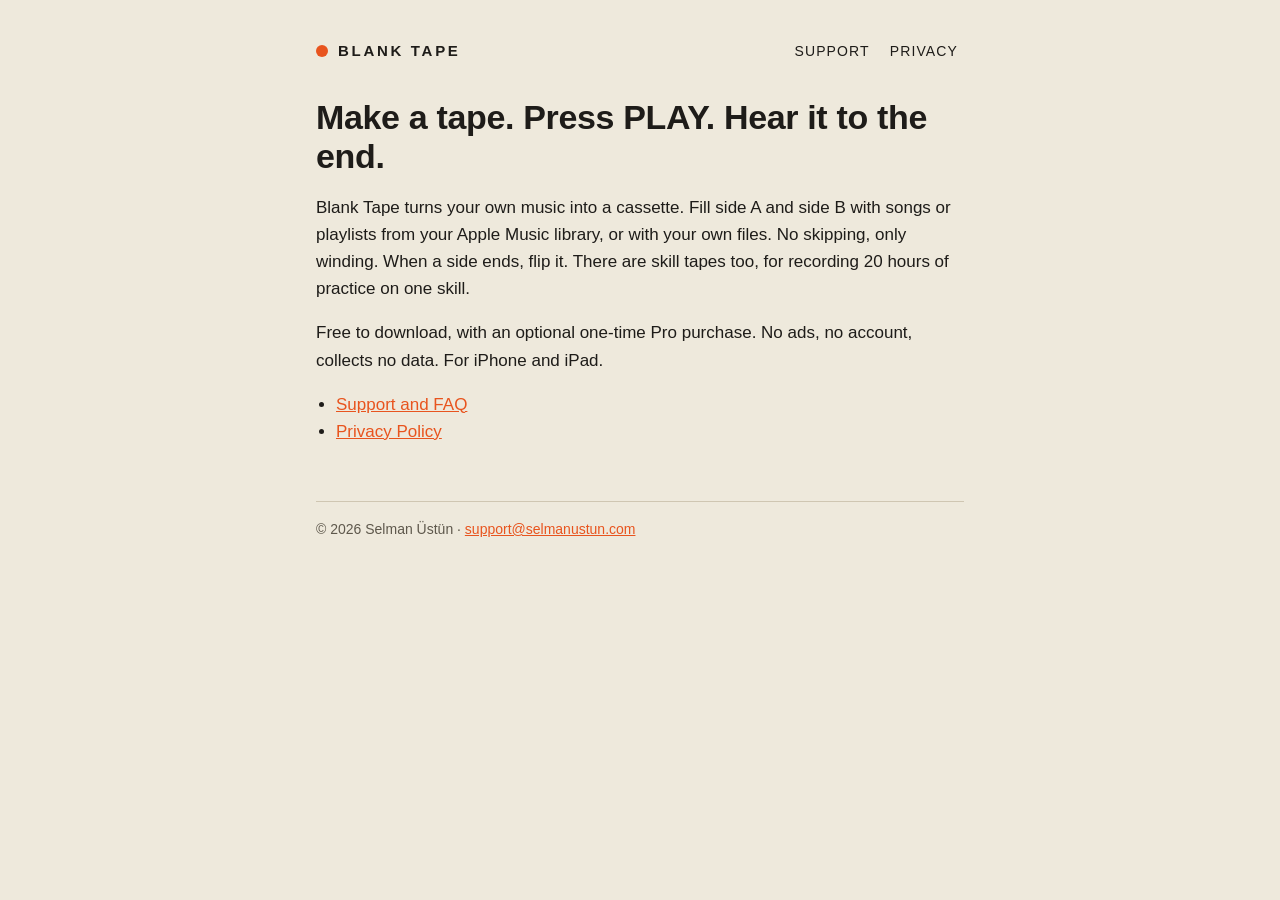
<file: index.html>
<!DOCTYPE html>
<html lang="en">
<head>
<meta charset="utf-8">
<meta name="viewport" content="width=device-width, initial-scale=1">
<title>Blank Tape</title>
<meta name="description" content="Blank Tape: a focus cassette for your own music. One side, one work session. No skipping.">
<link rel="stylesheet" href="style.css">
</head>
<body>
<div class="wrap">
<header class="top">
  <a class="brand" href="./">Blank Tape</a>
  <nav class="pages" aria-label="Pages"><a href="support">Support</a><a href="privacy">Privacy</a></nav>
</header>
<main>
<section>
<h1>Make a tape. Press PLAY. Hear it to the end.</h1>
<p>Blank Tape turns your own music into a cassette. Fill side A and side B with songs or playlists from your Apple Music library, or with your own files. No skipping, only winding. When a side ends, flip it. There are skill tapes too, for recording 20 hours of practice on one skill.</p>
<p>Free to download, with an optional one-time Pro purchase. No ads, no account, collects no data. For iPhone and iPad.</p>
<ul>
<li><a href="support">Support and FAQ</a></li>
<li><a href="privacy">Privacy Policy</a></li>
</ul>
</section>
</main>
<footer>© 2026 Selman Üstün · <a href="mailto:support@selmanustun.com">support@selmanustun.com</a></footer>
</div>
</body>
</html>
</file>
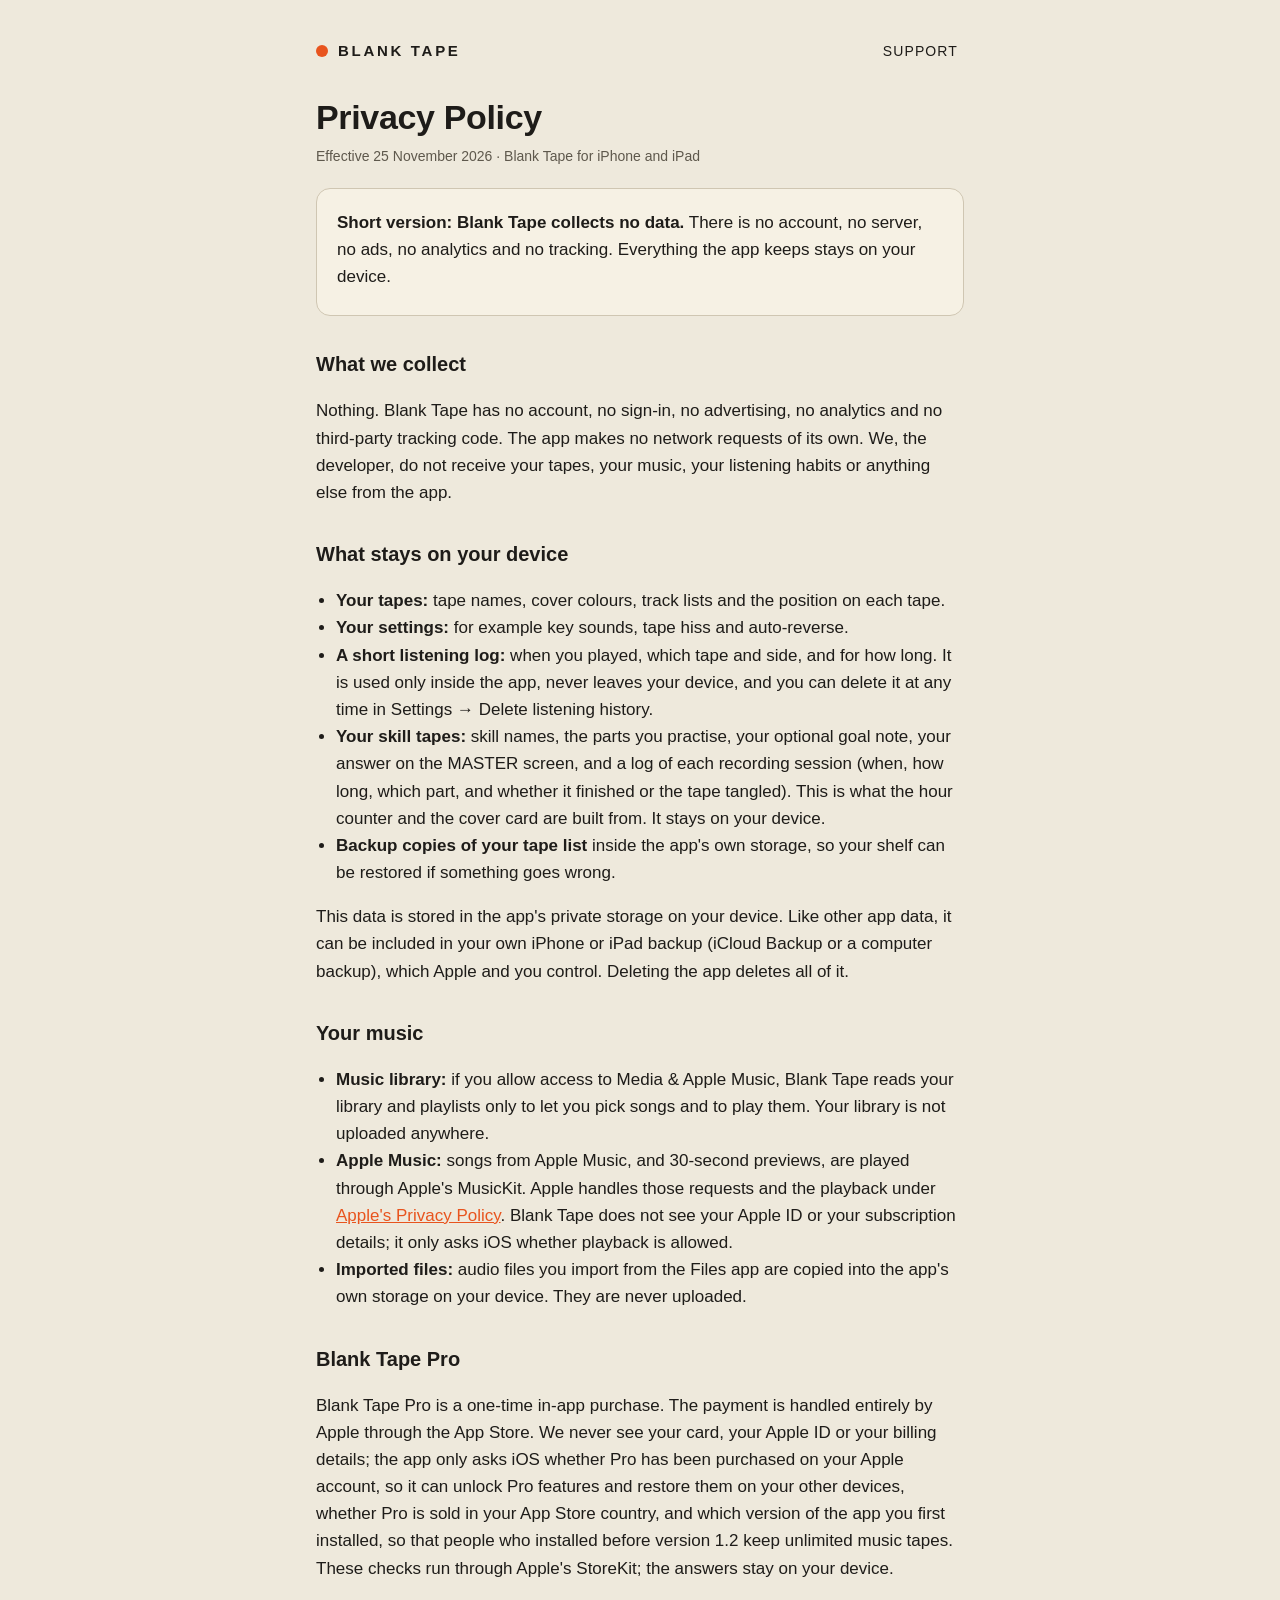
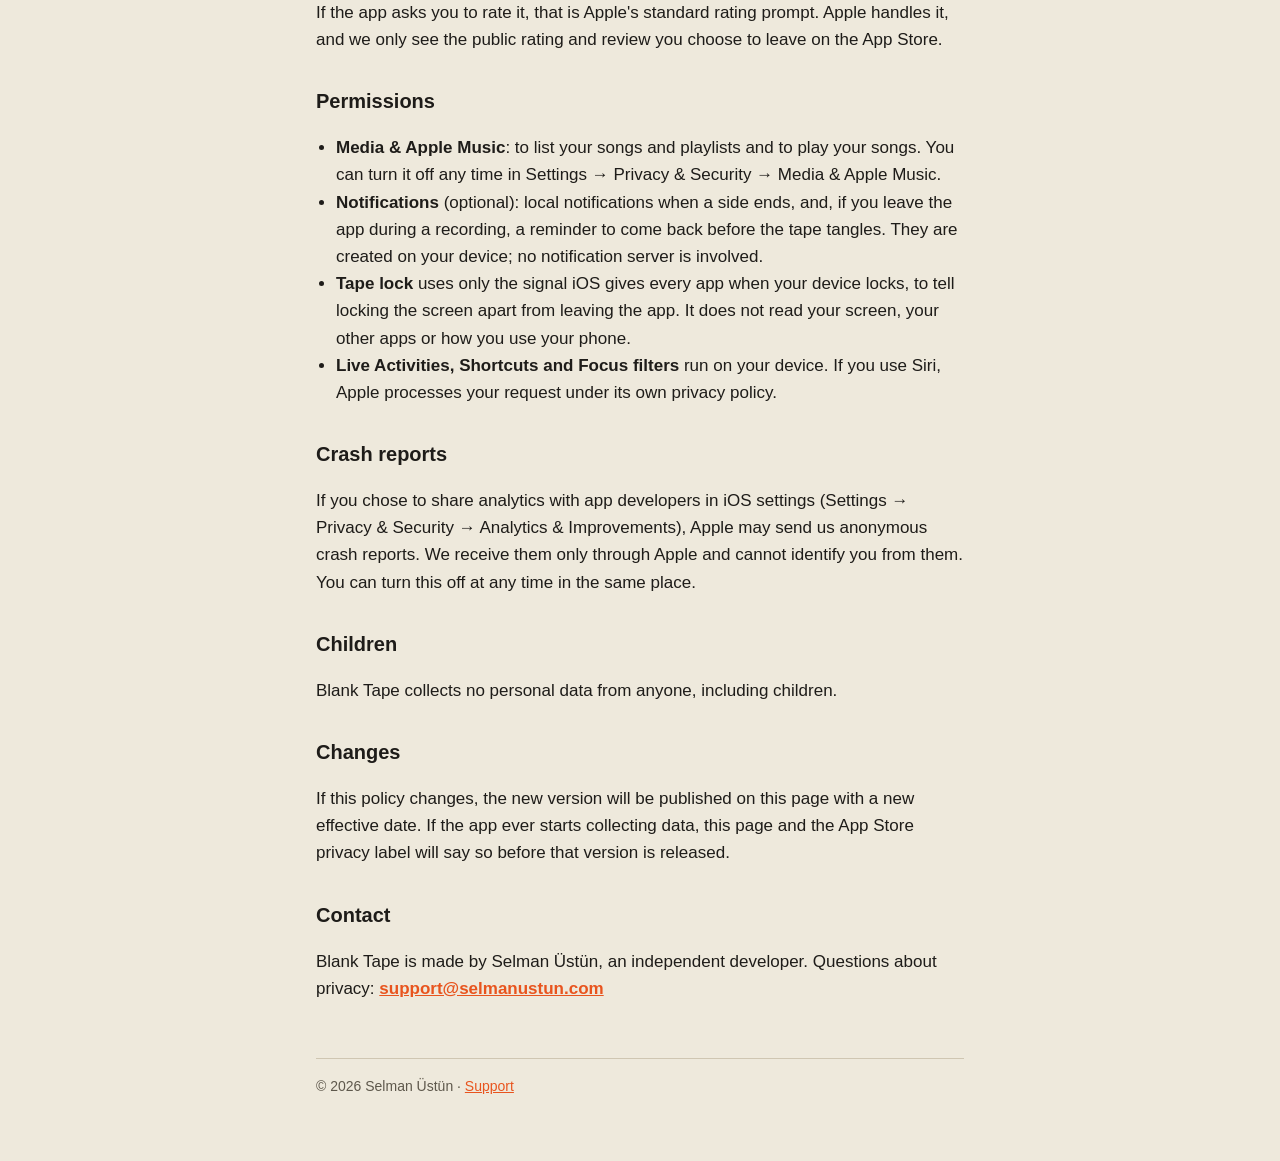
<file: privacy.html>
<!DOCTYPE html>
<html lang="en">
<head>
<meta charset="utf-8">
<meta name="viewport" content="width=device-width, initial-scale=1">
<title>Blank Tape – Privacy Policy</title>
<meta name="description" content="Blank Tape collects no data. No account, no ads, no analytics, no tracking.">
<link rel="stylesheet" href="style.css">
</head>
<body>
<div class="wrap">
<header class="top">
  <a class="brand" href="./">Blank Tape</a>
  <nav class="pages" aria-label="Pages"><a href="support">Support</a></nav>
</header>

<main>
<section id="en">
<h1>Privacy Policy</h1>
<p class="meta">Effective 25 November 2026 · Blank Tape for iPhone and iPad</p>

<div class="card">
<p><strong>Short version: Blank Tape collects no data.</strong> There is no account, no server, no ads, no analytics and no tracking. Everything the app keeps stays on your device.</p>
</div>

<h2>What we collect</h2>
<p>Nothing. Blank Tape has no account, no sign-in, no advertising, no analytics and no third-party tracking code. The app makes no network requests of its own. We, the developer, do not receive your tapes, your music, your listening habits or anything else from the app.</p>

<h2>What stays on your device</h2>
<ul>
<li><strong>Your tapes:</strong> tape names, cover colours, track lists and the position on each tape.</li>
<li><strong>Your settings:</strong> for example key sounds, tape hiss and auto-reverse.</li>
<li><strong>A short listening log:</strong> when you played, which tape and side, and for how long. It is used only inside the app, never leaves your device, and you can delete it at any time in Settings → Delete listening history.</li>
<li><strong>Your skill tapes:</strong> skill names, the parts you practise, your optional goal note, your answer on the MASTER screen, and a log of each recording session (when, how long, which part, and whether it finished or the tape tangled). This is what the hour counter and the cover card are built from. It stays on your device.</li>
<li><strong>Backup copies of your tape list</strong> inside the app's own storage, so your shelf can be restored if something goes wrong.</li>
</ul>
<p>This data is stored in the app's private storage on your device. Like other app data, it can be included in your own iPhone or iPad backup (iCloud Backup or a computer backup), which Apple and you control. Deleting the app deletes all of it.</p>

<h2>Your music</h2>
<ul>
<li><strong>Music library:</strong> if you allow access to Media &amp; Apple Music, Blank Tape reads your library and playlists only to let you pick songs and to play them. Your library is not uploaded anywhere.</li>
<li><strong>Apple Music:</strong> songs from Apple Music, and 30-second previews, are played through Apple's MusicKit. Apple handles those requests and the playback under <a href="https://www.apple.com/legal/privacy/">Apple's Privacy Policy</a>. Blank Tape does not see your Apple ID or your subscription details; it only asks iOS whether playback is allowed.</li>
<li><strong>Imported files:</strong> audio files you import from the Files app are copied into the app's own storage on your device. They are never uploaded.</li>
</ul>

<h2>Blank Tape Pro</h2>
<p>Blank Tape Pro is a one-time in-app purchase. The payment is handled entirely by Apple through the App Store. We never see your card, your Apple ID or your billing details; the app only asks iOS whether Pro has been purchased on your Apple account, so it can unlock Pro features and restore them on your other devices, whether Pro is sold in your App Store country, and which version of the app you first installed, so that people who installed before version 1.2 keep unlimited music tapes. These checks run through Apple's StoreKit; the answers stay on your device.</p>
<p>If the app asks you to rate it, that is Apple's standard rating prompt. Apple handles it, and we only see the public rating and review you choose to leave on the App Store.</p>

<h2>Permissions</h2>
<ul>
<li><strong>Media &amp; Apple Music</strong>: to list your songs and playlists and to play your songs. You can turn it off any time in Settings → Privacy &amp; Security → Media &amp; Apple Music.</li>
<li><strong>Notifications</strong> (optional): local notifications when a side ends, and, if you leave the app during a recording, a reminder to come back before the tape tangles. They are created on your device; no notification server is involved.</li>
<li><strong>Tape lock</strong> uses only the signal iOS gives every app when your device locks, to tell locking the screen apart from leaving the app. It does not read your screen, your other apps or how you use your phone.</li>
<li><strong>Live Activities, Shortcuts and Focus filters</strong> run on your device. If you use Siri, Apple processes your request under its own privacy policy.</li>
</ul>

<h2>Crash reports</h2>
<p>If you chose to share analytics with app developers in iOS settings (Settings → Privacy &amp; Security → Analytics &amp; Improvements), Apple may send us anonymous crash reports. We receive them only through Apple and cannot identify you from them. You can turn this off at any time in the same place.</p>

<h2>Children</h2>
<p>Blank Tape collects no personal data from anyone, including children.</p>

<h2>Changes</h2>
<p>If this policy changes, the new version will be published on this page with a new effective date. If the app ever starts collecting data, this page and the App Store privacy label will say so before that version is released.</p>

<h2>Contact</h2>
<p>Blank Tape is made by Selman Üstün, an independent developer. Questions about privacy: <a class="mail" href="mailto:support@selmanustun.com">support@selmanustun.com</a></p>
</section>

</main>

<footer>© 2026 Selman Üstün · <a href="support">Support</a></footer>
</div>
</body>
</html>
</file>
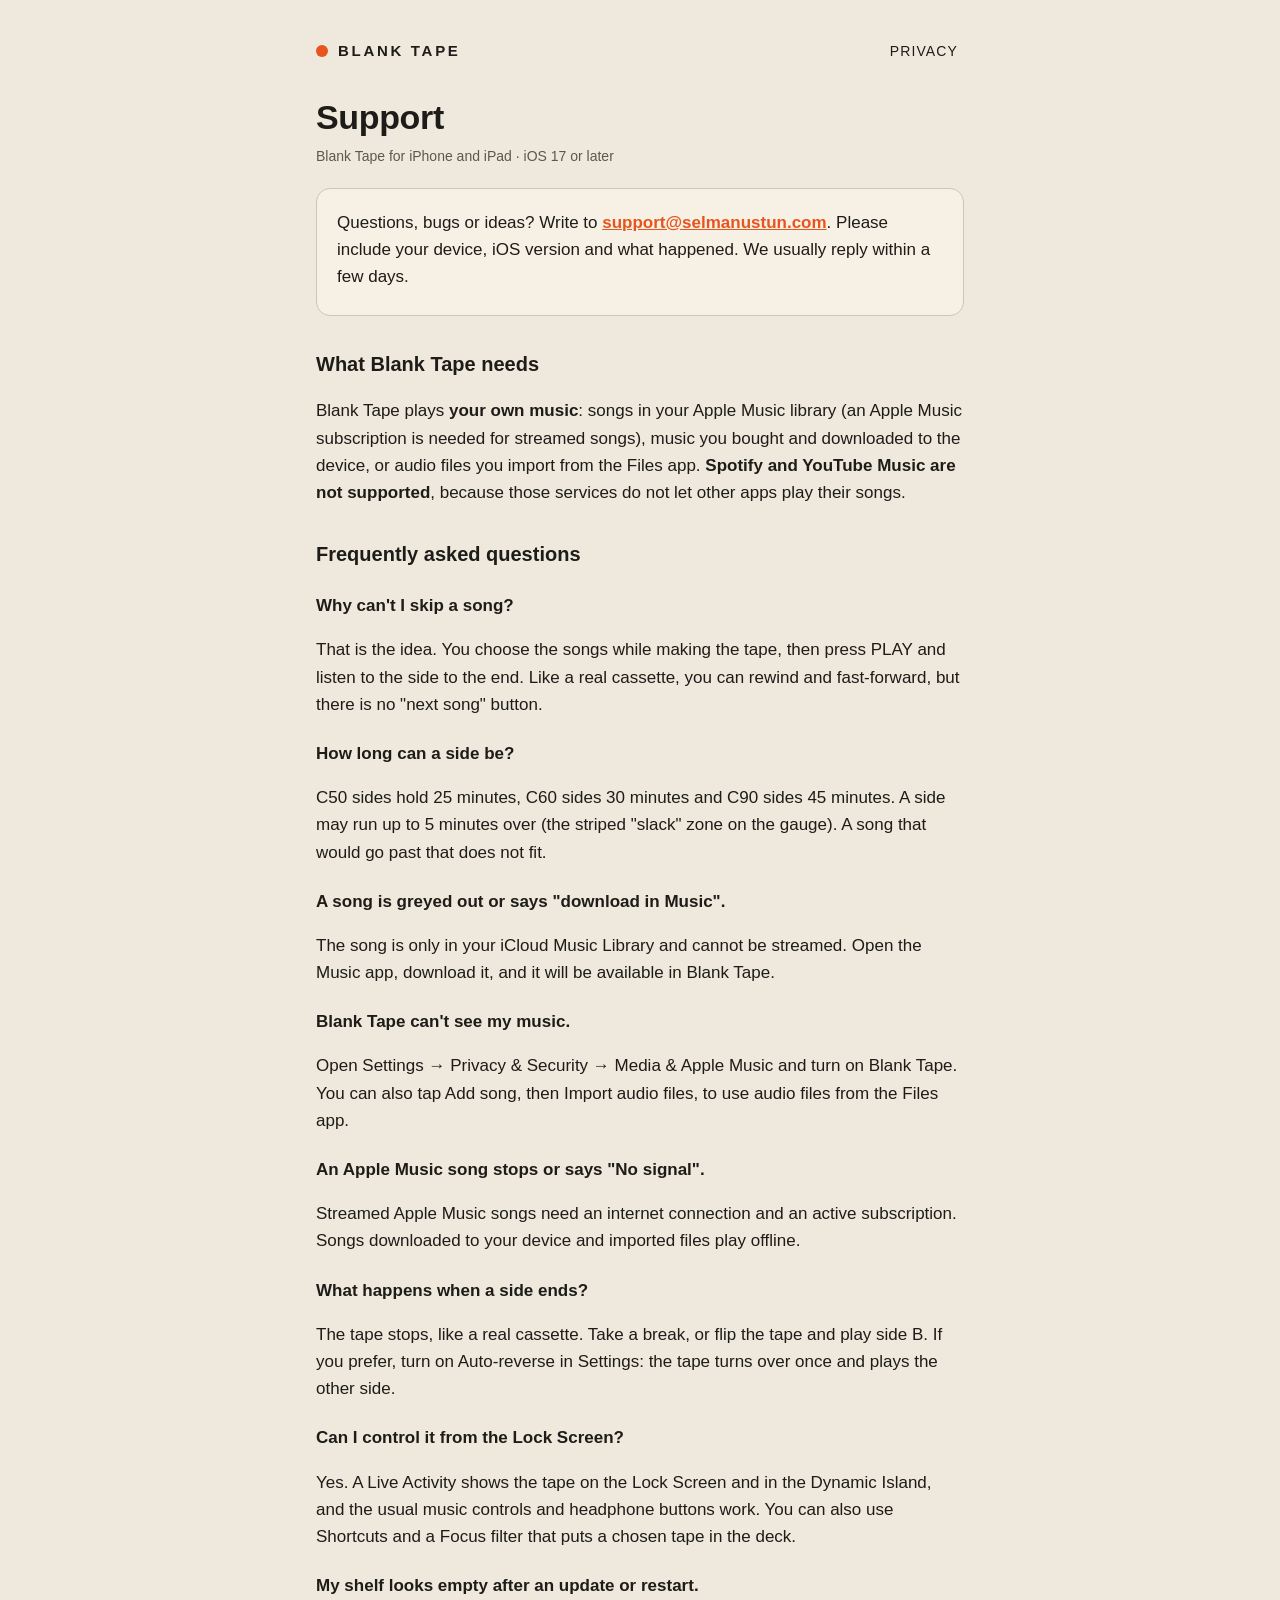
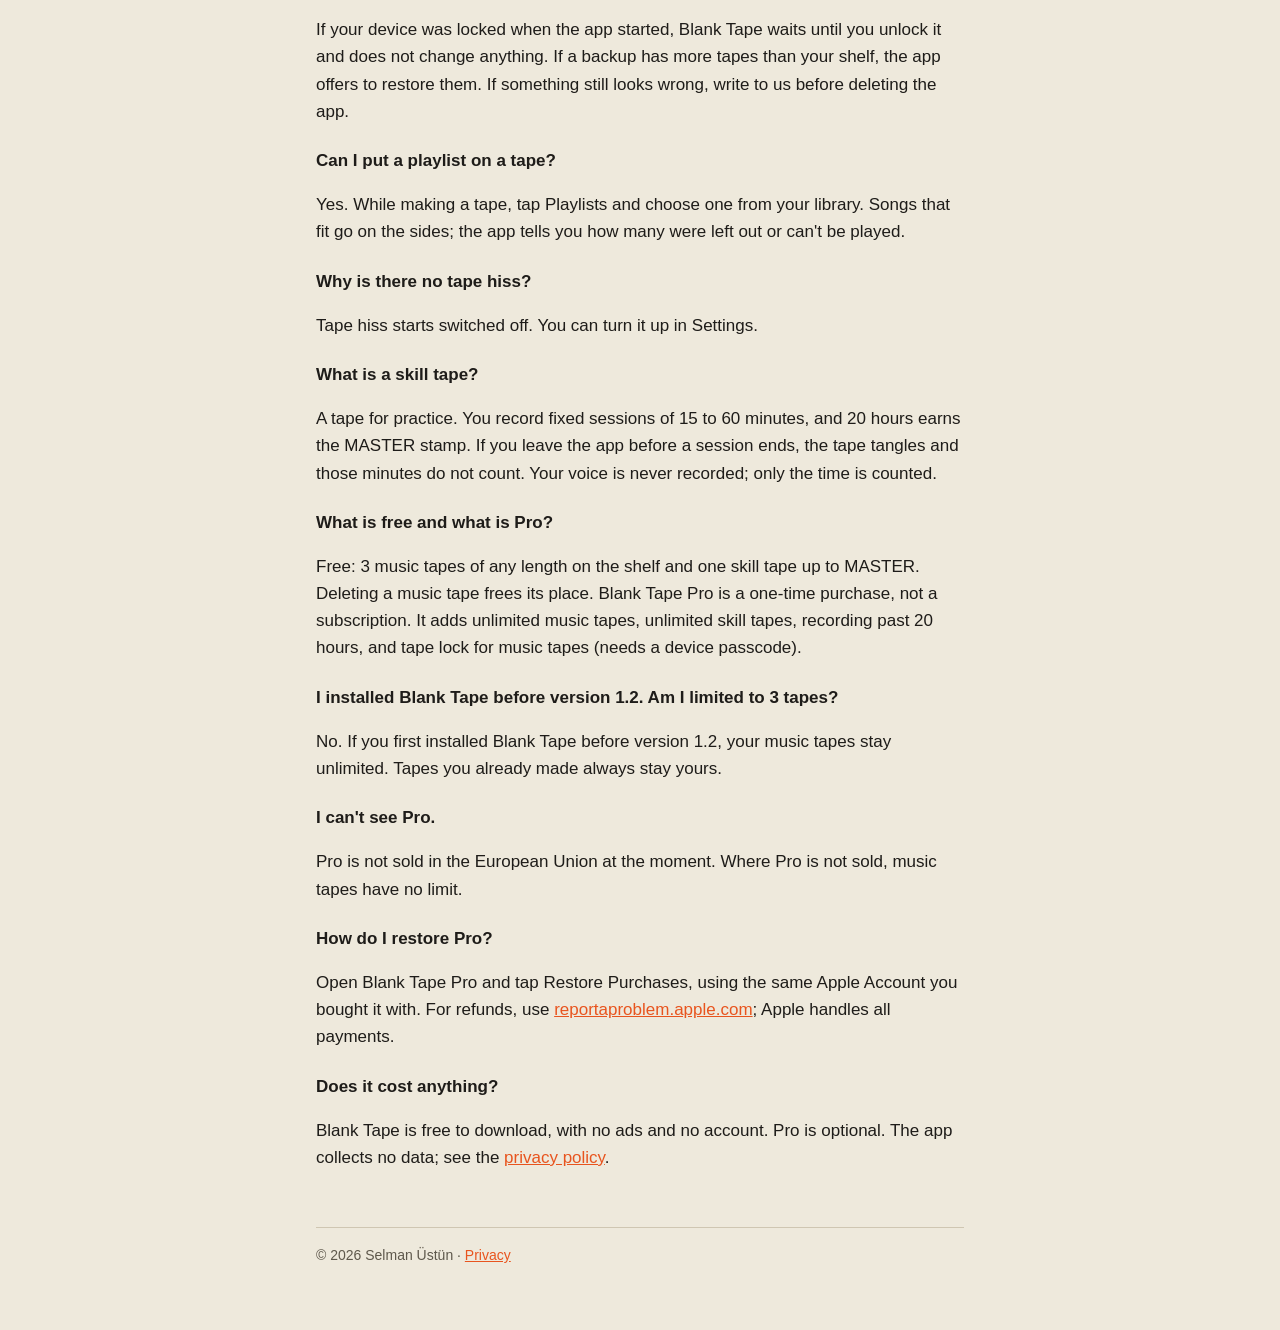
<file: support.html>
<!DOCTYPE html>
<html lang="en">
<head>
<meta charset="utf-8">
<meta name="viewport" content="width=device-width, initial-scale=1">
<title>Blank Tape – Support</title>
<meta name="description" content="Help for Blank Tape, the focus cassette player for iPhone and iPad.">
<link rel="stylesheet" href="style.css">
</head>
<body>
<div class="wrap">
<header class="top">
  <a class="brand" href="./">Blank Tape</a>
  <nav class="pages" aria-label="Pages"><a href="privacy">Privacy</a></nav>
</header>

<main>
<section id="en">
<h1>Support</h1>
<p class="meta">Blank Tape for iPhone and iPad · iOS 17 or later</p>

<div class="card">
<p>Questions, bugs or ideas? Write to <a class="mail" href="mailto:support@selmanustun.com?subject=Blank%20Tape">support@selmanustun.com</a>. Please include your device, iOS version and what happened. We usually reply within a few days.</p>
</div>

<h2>What Blank Tape needs</h2>
<p>Blank Tape plays <strong>your own music</strong>: songs in your Apple Music library (an Apple Music subscription is needed for streamed songs), music you bought and downloaded to the device, or audio files you import from the Files app. <strong>Spotify and YouTube Music are not supported</strong>, because those services do not let other apps play their songs.</p>

<h2>Frequently asked questions</h2>

<h3>Why can't I skip a song?</h3>
<p>That is the idea. You choose the songs while making the tape, then press PLAY and listen to the side to the end. Like a real cassette, you can rewind and fast-forward, but there is no "next song" button.</p>

<h3>How long can a side be?</h3>
<p>C50 sides hold 25 minutes, C60 sides 30 minutes and C90 sides 45 minutes. A side may run up to 5 minutes over (the striped "slack" zone on the gauge). A song that would go past that does not fit.</p>

<h3>A song is greyed out or says "download in Music".</h3>
<p>The song is only in your iCloud Music Library and cannot be streamed. Open the Music app, download it, and it will be available in Blank Tape.</p>

<h3>Blank Tape can't see my music.</h3>
<p>Open Settings → Privacy &amp; Security → Media &amp; Apple Music and turn on Blank Tape. You can also tap Add song, then Import audio files, to use audio files from the Files app.</p>

<h3>An Apple Music song stops or says "No signal".</h3>
<p>Streamed Apple Music songs need an internet connection and an active subscription. Songs downloaded to your device and imported files play offline.</p>

<h3>What happens when a side ends?</h3>
<p>The tape stops, like a real cassette. Take a break, or flip the tape and play side B. If you prefer, turn on Auto-reverse in Settings: the tape turns over once and plays the other side.</p>

<h3>Can I control it from the Lock Screen?</h3>
<p>Yes. A Live Activity shows the tape on the Lock Screen and in the Dynamic Island, and the usual music controls and headphone buttons work. You can also use Shortcuts and a Focus filter that puts a chosen tape in the deck.</p>

<h3>My shelf looks empty after an update or restart.</h3>
<p>If your device was locked when the app started, Blank Tape waits until you unlock it and does not change anything. If a backup has more tapes than your shelf, the app offers to restore them. If something still looks wrong, write to us before deleting the app.</p>

<h3>Can I put a playlist on a tape?</h3>
<p>Yes. While making a tape, tap Playlists and choose one from your library. Songs that fit go on the sides; the app tells you how many were left out or can't be played.</p>

<h3>Why is there no tape hiss?</h3>
<p>Tape hiss starts switched off. You can turn it up in Settings.</p>

<h3>What is a skill tape?</h3>
<p>A tape for practice. You record fixed sessions of 15 to 60 minutes, and 20 hours earns the MASTER stamp. If you leave the app before a session ends, the tape tangles and those minutes do not count. Your voice is never recorded; only the time is counted.</p>

<h3>What is free and what is Pro?</h3>
<p>Free: 3 music tapes of any length on the shelf and one skill tape up to MASTER. Deleting a music tape frees its place. Blank Tape Pro is a one-time purchase, not a subscription. It adds unlimited music tapes, unlimited skill tapes, recording past 20 hours, and tape lock for music tapes (needs a device passcode).</p>

<h3>I installed Blank Tape before version 1.2. Am I limited to 3 tapes?</h3>
<p>No. If you first installed Blank Tape before version 1.2, your music tapes stay unlimited. Tapes you already made always stay yours.</p>

<h3>I can't see Pro.</h3>
<p>Pro is not sold in the European Union at the moment. Where Pro is not sold, music tapes have no limit.</p>

<h3>How do I restore Pro?</h3>
<p>Open Blank Tape Pro and tap Restore Purchases, using the same Apple Account you bought it with. For refunds, use <a href="https://reportaproblem.apple.com">reportaproblem.apple.com</a>; Apple handles all payments.</p>

<h3>Does it cost anything?</h3>
<p>Blank Tape is free to download, with no ads and no account. Pro is optional. The app collects no data; see the <a href="privacy">privacy policy</a>.</p>
</section>

</main>

<footer>© 2026 Selman Üstün · <a href="privacy">Privacy</a></footer>
</div>
</body>
</html>
</file>
<file: style.css>
:root {
  --paper: #EEE9DC;
  --paper-2: #E1DACA;
  --card: #F6F1E4;
  --ink: #1E1C19;
  --muted: #5E584C;
  --rule: #CFC6B2;
  --accent: #E8541E;
  color-scheme: light dark;
}
@media (prefers-color-scheme: dark) {
  :root {
    --paper: #1B1A17;
    --paper-2: #151412;
    --card: #24221E;
    --ink: #F1ECDF;
    --muted: #B4AB96;
    --rule: #3A362F;
    --accent: #F2703F;
  }
}
* { box-sizing: border-box; }
html { -webkit-text-size-adjust: 100%; }
body {
  margin: 0;
  background: var(--paper);
  color: var(--ink);
  font: 17px/1.6 -apple-system, BlinkMacSystemFont, "Segoe UI", Roboto, "Helvetica Neue", Arial, sans-serif;
}
.wrap { max-width: 680px; margin: 0 auto; padding: 32px 16px 64px; }
header.top { display: flex; align-items: center; justify-content: space-between; gap: 12px; flex-wrap: wrap; margin-bottom: 28px; }
.brand { display: flex; align-items: center; gap: 10px; text-decoration: none; color: var(--ink); font-weight: 700; letter-spacing: .18em; text-transform: uppercase; font-size: 15px; }
.brand::before { content: ""; width: 12px; height: 12px; border-radius: 50%; background: var(--accent); }
nav.lang a, nav.pages a { color: var(--ink); text-decoration: none; font-size: 14px; letter-spacing: .08em; text-transform: uppercase; padding: 8px 6px; }
nav.lang a:hover, nav.pages a:hover { text-decoration: underline; }
nav.pages { display: flex; gap: 8px; flex-wrap: wrap; }
h1 { font-size: 34px; line-height: 1.15; margin: 0 0 8px; letter-spacing: -.01em; }
h2 { font-size: 20px; margin: 32px 0 8px; }
h3 { font-size: 17px; margin: 22px 0 4px; }
p, li { color: var(--ink); }
.meta { color: var(--muted); font-size: 14px; margin: 0 0 20px; }
.card { background: var(--card); border: 1px solid var(--rule); border-radius: 14px; padding: 20px 20px 8px; margin: 20px 0; }
.card p:first-child { margin-top: 0; }
a { color: var(--accent); }
section + section { border-top: 1px solid var(--rule); margin-top: 48px; padding-top: 24px; }
ul { padding-left: 20px; }
footer { margin-top: 56px; color: var(--muted); font-size: 14px; border-top: 1px solid var(--rule); padding-top: 16px; }
.mail { font-weight: 600; word-break: break-all; }
</file>
